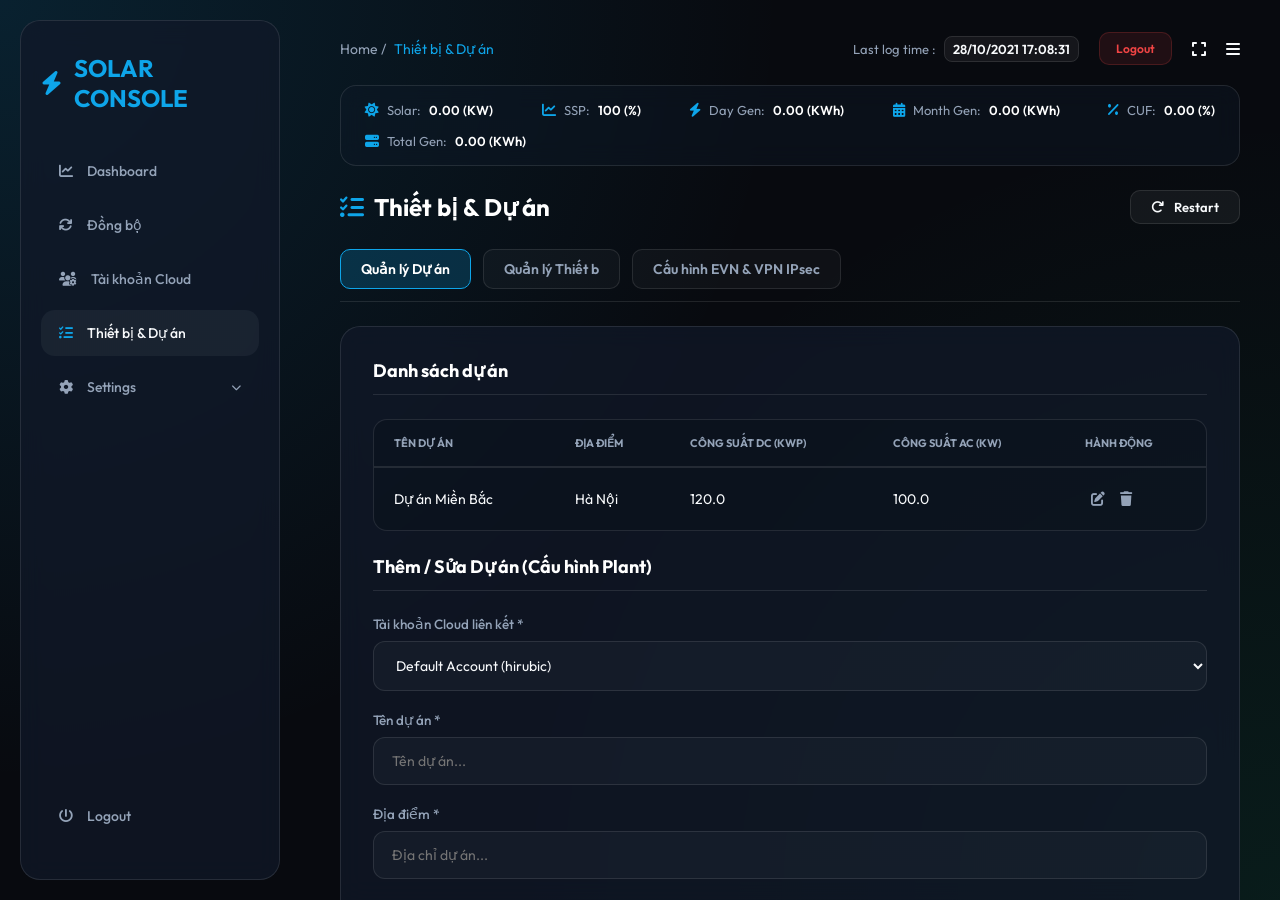
<file: test_settings_ui/index.html>
<!DOCTYPE html>
<html lang="vi">
<head>
    <meta charset="UTF-8">
    <meta name="viewport" content="width=device-width, initial-scale=1.0">
    <title>Mẫu Thử Nghiệm Giao Diện Cấu Hình - Solar Datalogger</title>
    <!-- Google Fonts & FontAwesome Icons -->
    <link href="https://fonts.googleapis.com/css2?family=Outfit:wght@300;400;500;600;700&display=swap" rel="stylesheet">
    <link rel="stylesheet" href="https://cdnjs.cloudflare.com/ajax/libs/font-awesome/6.4.0/css/all.min.css">
    
    <style>
        :root {
            --bg-dark: #080a0f;
            --card-bg: rgba(17, 25, 40, 0.75);
            --border: rgba(255, 255, 255, 0.1);
            --primary: #0ea5e9;
            --primary-glow: rgba(14, 165, 233, 0.2);
            --success: #10b981;
            --warning: #f59e0b;
            --danger: #ef4444;
            --text: #f8fafc;
            --text-dim: #94a3b8;
            --sidebar-width: 260px;
            --glass-blur: blur(12px);
        }

        * {
            box-sizing: border-box;
            margin: 0;
            padding: 0;
            font-family: 'Outfit', sans-serif;
            -webkit-font-smoothing: antialiased;
        }

        body {
            background-color: var(--bg-dark);
            color: var(--text);
            min-height: 100vh;
            background-image: 
                radial-gradient(circle at 0% 0%, rgba(14, 165, 233, 0.15) 0%, transparent 50%),
                radial-gradient(circle at 100% 100%, rgba(16, 185, 129, 0.1) 0%, transparent 50%);
            display: flex;
            overflow: hidden;
            height: 100vh;
        }

        /* Webkit scrollbar */
        ::-webkit-scrollbar { width: 6px; height: 6px; }
        ::-webkit-scrollbar-track { background: transparent; }
        ::-webkit-scrollbar-thumb { background: var(--border); border-radius: 10px; }
        ::-webkit-scrollbar-thumb:hover { background: var(--text-dim); }

        .glass { 
            background: var(--card-bg); 
            backdrop-filter: var(--glass-blur); 
            border: 1px solid var(--border); 
        }

        /* Sidebar */
        #sidebar { 
            position: fixed; 
            left: 20px; 
            top: 20px; 
            bottom: 20px; 
            width: var(--sidebar-width); 
            z-index: 100; 
            padding: 32px 20px; 
            display: flex; 
            flex-direction: column; 
            border-radius: 20px;
        }

        .logo { 
            font-size: 24px; 
            font-weight: 700; 
            margin-bottom: 35px; 
            display: flex; 
            align-items: center; 
            gap: 12px; 
            color: var(--primary); 
        }

        .nav-list { 
            list-style: none; 
            flex-grow: 1; 
            overflow-y: auto;
        }

        .nav-item { 
            padding: 14px 18px; 
            border-radius: 14px; 
            margin-bottom: 8px; 
            cursor: pointer; 
            color: var(--text-dim); 
            transition: 0.3s; 
            display: flex; 
            align-items: center; 
            gap: 14px; 
            font-weight: 500; 
            font-size: 14px;
        }

        .nav-item:hover, .nav-item.active { 
            background: rgba(255, 255, 255, 0.05); 
            color: var(--text); 
        }

        .nav-item.active i { 
            color: var(--primary); 
        }

        /* Settings Submenu (Tree View style) */
        .submenu-container {
            background-color: rgba(0, 0, 0, 0.15);
            padding-left: 20px;
            margin-bottom: 10px;
            border-radius: 12px;
            position: relative;
            overflow: hidden;
            display: block; 
        }

        /* Cây thư mục */
        .submenu-container::before {
            content: '';
            position: absolute;
            left: 25px;
            top: 0;
            bottom: 15px;
            width: 1px;
            background-color: rgba(255, 255, 255, 0.1);
        }

        .sub-item {
            padding: 10px 15px 10px 25px;
            color: var(--text-dim);
            cursor: pointer;
            font-size: 13px;
            transition: all 0.2s ease;
            position: relative;
            display: flex;
            align-items: center;
        }

        .sub-item::before {
            content: '';
            position: absolute;
            left: 5px;
            top: 50%;
            width: 10px;
            height: 1px;
            background-color: rgba(255, 255, 255, 0.1);
        }

        .sub-item:hover {
            color: var(--text);
        }

        .sub-item.active {
            color: var(--primary);
            font-weight: 600;
        }

        /* Main Container */
        #main-container {
            flex-grow: 1;
            margin-left: calc(var(--sidebar-width) + 40px);
            display: flex;
            flex-direction: column;
            overflow: hidden;
            height: 100vh;
        }

        /* Top Header Bar */
        header {
            padding: 32px 40px 20px 40px;
            display: flex;
            justify-content: space-between;
            align-items: center;
            flex-shrink: 0;
        }

        .breadcrumb { 
            display: flex; 
            gap: 8px; 
            color: var(--text-dim); 
            font-size: 14px; 
        }
        
        .breadcrumb span { 
            cursor: pointer; 
        }
        
        .breadcrumb span:hover { 
            color: var(--text); 
        }
        
        .breadcrumb .active { 
            color: var(--primary); 
            cursor: default; 
        }

        .header-actions {
            display: flex;
            align-items: center;
            gap: 20px;
        }

        .log-time {
            font-size: 13px;
            color: var(--text-dim);
        }

        .log-time span {
            background-color: rgba(255, 255, 255, 0.05);
            padding: 4px 8px;
            border-radius: 8px;
            margin-left: 5px;
            font-weight: 600;
            color: var(--text);
            border: 1px solid var(--border);
        }

        .btn-logout {
            background-color: rgba(239, 68, 68, 0.1);
            color: var(--danger);
            border: 1px solid rgba(239, 68, 68, 0.2);
            padding: 8px 16px;
            border-radius: 10px;
            font-size: 12px;
            cursor: pointer;
            font-weight: 600;
            transition: 0.3s;
        }

        .btn-logout:hover {
            background-color: var(--danger);
            color: white;
            transform: translateY(-2px);
        }

        /* Quick Stats Banner */
        .quick-stats {
            background: rgba(17, 25, 40, 0.4); 
            backdrop-filter: var(--glass-blur);
            border: 1px solid var(--border); 
            border-radius: 16px;
            margin: 0 40px 24px 40px;
            padding: 16px 24px;
            display: flex;
            justify-content: space-between;
            align-items: center;
            gap: 15px;
            flex-wrap: wrap;
            flex-shrink: 0;
        }

        .stat-item {
            display: flex;
            align-items: center;
            gap: 8px;
            font-size: 13px;
            color: var(--text-dim);
        }

        .stat-item i {
            color: var(--primary);
            font-size: 14px;
        }

        .stat-item span {
            color: #ffffff;
            font-weight: 600;
        }

        /* Scrollable Content Area */
        .content-body {
            flex-grow: 1;
            padding: 0 40px 40px 40px;
            overflow-y: auto;
        }

        .view-section {
            display: none;
            max-width: 1100px;
        }

        .view-section.active {
            display: block;
            animation: fadeIn 0.4s ease-out forwards;
        }

        .view-title-container {
            display: flex;
            justify-content: space-between;
            align-items: center;
            margin-bottom: 25px;
        }

        .view-title {
            font-size: 24px;
            font-weight: 700;
            color: #ffffff;
            display: flex;
            align-items: center;
            gap: 10px;
        }

        .view-title i {
            color: var(--primary);
        }

        /* Card / Section Form Layout */
        .config-card {
            background: var(--card-bg);
            backdrop-filter: var(--glass-blur);
            border: 1px solid var(--border);
            border-radius: 20px;
            padding: 32px;
            margin-bottom: 24px;
        }

        .card-header {
            font-size: 18px;
            font-weight: 700;
            margin-bottom: 24px;
            color: #ffffff;
            border-bottom: 1px solid var(--border);
            padding-bottom: 12px;
        }

        /* Inner tabs inside Project & Device page */
        .inner-tabs-container {
            display: flex;
            gap: 12px;
            margin-bottom: 24px;
            border-bottom: 1px solid var(--border);
            padding-bottom: 12px;
        }

        .inner-tab {
            padding: 10px 20px;
            background: rgba(255, 255, 255, 0.03);
            border: 1px solid var(--border);
            color: var(--text-dim);
            border-radius: 10px;
            cursor: pointer;
            font-size: 14px;
            font-weight: 600;
            transition: 0.3s;
        }

        .inner-tab.active, .inner-tab:hover {
            background: var(--primary-glow);
            border-color: var(--primary);
            color: white;
        }

        .inner-tab-content {
            display: none;
        }

        .inner-tab-content.active {
            display: block;
            animation: fadeIn 0.3s ease-out forwards;
        }

        /* Form Controls */
        .form-grid {
            display: grid;
            grid-template-columns: repeat(2, 1fr);
            gap: 24px;
        }

        .form-grid-3 {
            display: grid;
            grid-template-columns: repeat(3, 1fr);
            gap: 20px;
        }

        @media (max-width: 768px) {
            .form-grid, .form-grid-3 {
                grid-template-columns: 1fr;
            }
        }

        .input-group {
            display: flex;
            flex-direction: column;
            gap: 8px;
        }

        .input-group label {
            font-size: 13.5px;
            color: var(--text-dim);
            font-weight: 500;
        }

        .input-group input, .input-group select {
            width: 100%; 
            padding: 14px 18px; 
            background: rgba(255, 255, 255, 0.03); 
            border: 1px solid var(--border); 
            border-radius: 12px; 
            color: var(--text); 
            outline: none; 
            transition: 0.3s;
            font-size: 14px;
        }

        .input-group input:focus, .input-group select:focus {
            border-color: var(--primary); 
            box-shadow: 0 0 0 4px var(--primary-glow);
        }

        .input-group input:disabled, .input-group select:disabled {
            opacity: 0.3;
            cursor: not-allowed;
        }

        /* Radio & Checkbox Styles */
        .options-row {
            display: flex;
            align-items: center;
            gap: 24px;
            min-height: 48px;
        }

        .radio-label, .checkbox-label {
            display: flex;
            align-items: center;
            gap: 8px;
            font-size: 14px;
            cursor: pointer;
            color: var(--text);
        }

        .radio-label input[type="radio"], .checkbox-label input[type="checkbox"] {
            width: auto;
            cursor: pointer;
            accent-color: var(--primary);
        }

        /* Buttons */
        .button-bar {
            display: flex;
            justify-content: flex-end;
            gap: 12px;
            margin-top: 30px;
            border-top: 1px solid var(--border);
            padding-top: 20px;
        }

        .btn {
            padding: 14px 28px;
            border-radius: 12px;
            font-size: 14px;
            font-weight: 600;
            cursor: pointer;
            transition: 0.3s;
            outline: none;
            border: none;
            display: inline-flex;
            align-items: center;
            justify-content: center;
            gap: 10px;
        }

        .btn-primary {
            background: var(--primary);
            color: white;
        }

        .btn-secondary {
            background: rgba(255, 255, 255, 0.05);
            color: var(--text);
            border: 1px solid var(--border);
        }

        .btn-secondary:hover {
            background: rgba(255, 255, 255, 0.08);
            border-color: var(--text-dim);
        }

        .btn-accent {
            background: var(--success);
            color: white;
        }

        .btn:hover {
            opacity: 0.95;
            transform: translateY(-2px);
        }

        .btn-scan {
            background-color: rgba(14, 165, 233, 0.1);
            color: var(--primary);
            border: 1px solid rgba(14, 165, 233, 0.2);
            padding: 14px 16px;
            border-radius: 12px;
            font-size: 13px;
            font-weight: 600;
            cursor: pointer;
            transition: 0.3s;
            display: inline-flex;
            align-items: center;
            gap: 8px;
        }

        .btn-scan:hover {
            background-color: var(--primary);
            color: white;
        }

        .btn-sm {
            padding: 8px 20px;
            font-size: 13px;
            border-radius: 10px;
            width: auto;
        }

        /* Phone input style */
        .phone-input-container {
            display: flex;
            gap: 8px;
        }

        .phone-input-container select {
            width: 110px;
            flex-shrink: 0;
        }

        /* Table styles */
        .table-responsive {
            width: 100%;
            overflow-x: auto;
            margin-top: 15px;
            border-radius: 14px;
            border: 1px solid var(--border);
            background: rgba(0, 0, 0, 0.1);
        }

        table {
            width: 100%;
            border-collapse: collapse;
            text-align: left;
        }

        th {
            text-align: left; 
            color: var(--text-dim); 
            font-size: 11px; 
            text-transform: uppercase; 
            padding: 16px 20px;
            border-bottom: 2px solid var(--border);
        }

        td {
            padding: 16px 20px; 
            border-top: 1px solid var(--border); 
            font-size: 14px;
            color: var(--text);
        }

        tr:hover td {
            background-color: rgba(255, 255, 255, 0.02);
        }

        .badge-ce {
            background: rgba(16, 185, 129, 0.15); 
            color: var(--success);
            padding: 6px 12px; 
            border-radius: 20px; 
            font-size: 11px; 
            font-weight: 700; 
            text-transform: uppercase; 
            display: inline-flex; 
            align-items: center; 
            gap: 4px;
            cursor: pointer;
        }

        .badge-ce.no {
            background: rgba(239, 68, 68, 0.15); 
            color: var(--danger);
        }

        .action-icon-btn {
            background: none;
            border: none;
            color: var(--text-dim);
            cursor: pointer;
            font-size: 14px;
            padding: 6px;
            border-radius: 6px;
            transition: 0.2s;
        }

        .action-icon-btn:hover {
            color: var(--text);
            background-color: rgba(255, 255, 255, 0.05);
        }

        .action-icon-btn.delete-btn:hover {
            color: var(--danger);
        }

        /* Status Details Row styling */
        .status-header-row {
            background-color: rgba(14, 165, 233, 0.05);
            font-weight: 700;
        }
        
        .status-header-row td {
            font-size: 14px;
            padding: 16px 20px;
            color: var(--primary);
            border-top: 2px solid var(--border);
        }

        /* Modal popup style */
        .modal {
            display: none;
            position: fixed;
            top: 0;
            left: 0;
            width: 100%;
            height: 100%;
            background-color: rgba(0, 0, 0, 0.7);
            z-index: 1000;
            justify-content: center;
            align-items: center;
            backdrop-filter: blur(8px);
        }

        .modal-content {
            background-color: #0b0f19;
            border: 1px solid var(--border);
            border-radius: 20px;
            width: 90%;
            max-width: 600px;
            padding: 32px;
            box-shadow: 0 10px 30px rgba(0,0,0,0.5);
        }

        .modal-header {
            display: flex;
            justify-content: space-between;
            align-items: center;
            margin-bottom: 24px;
            border-bottom: 1px solid var(--border);
            padding-bottom: 12px;
        }

        .modal-header h3 {
            font-size: 20px;
            color: white;
        }

        .close-modal {
            background: none;
            border: none;
            color: var(--text-dim);
            font-size: 24px;
            cursor: pointer;
        }

        .close-modal:hover {
            color: white;
        }

        /* Toast Notification */
        .toast {
            position: fixed;
            top: 20px;
            right: -350px;
            width: 320px;
            background: rgba(17, 25, 40, 0.9);
            backdrop-filter: var(--glass-blur);
            border: 1px solid var(--success);
            border-left: 5px solid var(--success);
            padding: 18px;
            border-radius: 12px;
            box-shadow: 0 4px 12px rgba(0,0,0,0.5);
            display: flex;
            align-items: center;
            gap: 14px;
            transition: right 0.4s cubic-bezier(0.175, 0.885, 0.32, 1.275);
            z-index: 1100;
        }

        .toast.show {
            right: 20px;
        }

        .toast i {
            font-size: 22px;
            color: var(--success);
        }

        .toast-content {
            display: flex;
            flex-direction: column;
        }

        .toast-title {
            font-weight: 700;
            color: white;
            font-size: 14.5px;
        }

        .toast-desc {
            font-size: 12.5px;
            color: var(--text-dim);
            margin-top: 2px;
        }

        /* Note boxes */
        .note-box {
            background-color: rgba(255, 255, 255, 0.01);
            border: 1px solid var(--border);
            border-radius: 12px;
            padding: 20px;
            margin-top: 24px;
            font-size: 13px;
            color: var(--text-dim);
            line-height: 1.6;
        }

        .note-box b {
            color: var(--text);
        }

        .time-box-disabled {
            background-color: rgba(255, 255, 255, 0.01) !important;
            color: var(--text-dim) !important;
            border-color: rgba(255, 255, 255, 0.03) !important;
        }

        @keyframes fadeIn { 
            from { opacity: 0; transform: translateY(10px); } 
            to { opacity: 1; transform: translateY(0); } 
        }

    </style>
</head>
<body>

    <!-- Sidebar - Nổi 20px, bo góc kính mờ -->
    <div id="sidebar" class="glass">
        <div class="logo">
            <i class="fas fa-bolt"></i>
            <span>SOLAR CONSOLE</span>
        </div>
        <ul class="nav-list">
            <li class="nav-item" onclick="showView('dashboard')">
                <i class="fas fa-chart-line"></i> Dashboard
            </li>
            <li class="nav-item" onclick="showView('sync')">
                <i class="fas fa-sync"></i> Đồng bộ
            </li>
            <li class="nav-item" onclick="showView('accounts')">
                <i class="fas fa-users-cog"></i> Tài khoản Cloud
            </li>
            
            <!-- Trang lớn Quản lý Thiết bị & Dự án cùng cấp với Settings -->
            <li class="nav-item active" id="menu-project-device" onclick="showView('project-device')">
                <i class="fas fa-tasks"></i> Thiết bị & Dự án
            </li>

            <!-- Accordion Settings chỉ chứa cấu hình hệ thống / phần cứng -->
            <li class="nav-item" id="menu-settings" onclick="toggleSettingsMenu()">
                <i class="fas fa-cog"></i> Settings <i class="fas fa-chevron-down" style="margin-left: auto; font-size: 10px;"></i>
            </li>
            
            <!-- Các cấu hình hệ thống nằm trong Settings -->
            <div class="submenu-container" id="settings-submenu" style="display: none;">
                <div class="sub-item" id="sub-plant" onclick="showView('plant')">Plant</div>
                <div class="sub-item" id="sub-ip" onclick="showView('ip')">IP</div>
                <div class="sub-item" id="sub-rs485" onclick="showView('rs485')">RS_485</div>
                <div class="sub-item" id="sub-diboard" onclick="showView('diboard')">DI_Board</div>
                <div class="sub-item" id="sub-digitalsensor" onclick="showView('digitalsensor')">Digital_Sensor</div>
                <div class="sub-item" id="sub-status" onclick="showView('status')">Status</div>
            </div>
        </ul>
        <div class="nav-item" onclick="alert('Đăng xuất')" style="margin-top:auto;"><i class="fas fa-power-off"></i> Logout</div>
    </div>

    <!-- Main Container -->
    <div id="main-container">
        
        <!-- Header -->
        <header>
            <div class="breadcrumb">
                Home / <span id="current-page-breadcrumb" class="active">Thiết bị & Dự án</span>
            </div>
            <div class="header-actions">
                <div class="log-time">Last log time : <span>28/10/2021 17:08:31</span></div>
                <button class="btn-logout" onclick="alert('Mô phỏng Đăng xuất')">Logout</button>
                <i class="fas fa-expand header-icon" title="Toàn màn hình" onclick="alert('Full screen simulation')"></i>
                <i class="fas fa-bars header-icon"></i>
            </div>
        </header>

        <!-- Quick Stats Banner -->
        <div class="quick-stats">
            <div class="stat-item">
                <i class="fas fa-sun"></i> Solar: <span id="stat-solar">0.00 (KW)</span>
            </div>
            <div class="stat-item">
                <i class="fas fa-chart-line"></i> SSP: <span id="stat-ssp">100 (%)</span>
            </div>
            <div class="stat-item">
                <i class="fas fa-bolt"></i> Day Gen: <span id="stat-daygen">0.00 (KWh)</span>
            </div>
            <div class="stat-item">
                <i class="fas fa-calendar-alt"></i> Month Gen: <span id="stat-monthgen">0.00 (KWh)</span>
            </div>
            <div class="stat-item">
                <i class="fas fa-percentage"></i> CUF: <span id="stat-cuf">0.00 (%)</span>
            </div>
            <div class="stat-item">
                <i class="fas fa-server"></i> Total Gen: <span id="stat-totalgen">0.00 (KWh)</span>
            </div>
        </div>

        <!-- Scrollable Main Content -->
        <div class="content-body">

            <!-- ================= VIEW: TRANG LỚN QUẢN LÝ THIẾT BỊ & DỰ ÁN (Cùng cấp với Settings) ================= -->
            <div id="view-project-device" class="view-section active">
                <div class="view-title-container">
                    <h2 class="view-title"><i class="fas fa-tasks"></i> Thiết bị & Dự án</h2>
                    <button class="btn btn-secondary btn-sm" onclick="triggerRestart()"><i class="fas fa-redo"></i> Restart</button>
                </div>

                <!-- Phân tab bên trong trang lớn -->
                <div class="inner-tabs-container">
                    <div class="inner-tab active" onclick="switchInnerTab('proj-tab')">Quản lý Dự án</div>
                    <div class="inner-tab" onclick="switchInnerTab('dev-tab')">Quản lý Thiết b</div>
                    <div class="inner-tab" onclick="switchInnerTab('evn-tab')">Cấu hình EVN & VPN IPsec</div>
                </div>

                <!-- Tab content 1: Quản lý dự án - Mẫu khớp 100% web cũ -->
                <div id="proj-tab" class="inner-tab-content active">
                    <div class="config-card">
                        <div class="card-header">Danh sách dự án</div>
                        <div class="table-responsive" style="margin-bottom: 24px;">
                            <table>
                                <thead>
                                    <tr>
                                        <th>Tên dự án</th>
                                        <th>Địa điểm</th>
                                        <th>Công suất DC (kWp)</th>
                                        <th>Công suất AC (kW)</th>
                                        <th>Hành động</th>
                                    </tr>
                                </thead>
                                <tbody>
                                    <tr>
                                        <td>Dự án Miền Bắc</td>
                                        <td>Hà Nội</td>
                                        <td>120.0</td>
                                        <td>100.0</td>
                                        <td>
                                            <button class="action-icon-btn"><i class="fas fa-edit"></i></button>
                                            <button class="action-icon-btn delete-btn" onclick="alert('Xóa dự án?')"><i class="fas fa-trash"></i></button>
                                        </td>
                                    </tr>
                                </tbody>
                            </table>
                        </div>

                        <!-- Form Thêm / Sửa dự án thiết kế khớp 100% ảnh gốc web cũ -->
                        <div class="card-header" style="margin-top: 20px;">Thêm / Sửa Dự án (Cấu hình Plant)</div>
                        
                        <div class="input-group" style="margin-bottom: 20px;">
                            <label>Tài khoản Cloud liên kết *</label>
                            <select id="proj-account-id">
                                <option value="1">Default Account (hirubic)</option>
                                <option value="2">Default Account (hirubic_backup)</option>
                            </select>
                        </div>
                        
                        <div class="input-group" style="margin-bottom: 20px;">
                            <label>Tên dự án *</label>
                            <input type="text" id="proj-name" placeholder="Tên dự án...">
                        </div>
                        
                        <div class="input-group" style="margin-bottom: 20px;">
                            <label>Địa điểm *</label>
                            <input type="text" id="proj-loc" placeholder="Địa chỉ dự án...">
                        </div>
                        
                        <div class="form-grid" style="margin-bottom: 20px;">
                            <div class="input-group">
                                <label>Vĩ độ (Lat)</label>
                                <input type="number" step="any" id="proj-lat" value="0">
                            </div>
                            <div class="input-group">
                                <label>Kinh độ (Lon)</label>
                                <input type="number" step="any" id="proj-lon" value="0">
                            </div>
                        </div>
                        
                        <div class="form-grid" style="margin-bottom: 20px;">
                            <div class="input-group">
                                <label>SBC Meter No *</label>
                                <input type="text" id="proj-meter" placeholder="Số công tơ...">
                            </div>
                            <div class="input-group">
                                <label>Giá điện *</label>
                                <input type="number" id="proj-price" value="1783">
                            </div>
                        </div>
                        
                        <div class="form-grid" style="margin-bottom: 20px;">
                            <div class="input-group">
                                <label>Capacity DC (kWp) *</label>
                                <input type="number" step="0.1" id="proj-dc" value="0">
                            </div>
                            <div class="input-group">
                                <label>Capacity AC (kW) *</label>
                                <input type="number" step="0.1" id="proj-ac" value="0">
                            </div>
                        </div>
                        
                        <div class="input-group" style="margin-bottom: 20px;">
                            <label>Số lượng Inverter</label>
                            <input type="number" id="proj-inv-count" value="0">
                        </div>

                        <div class="button-bar">
                            <button class="btn btn-secondary" onclick="actionGet('Project')">Get</button>
                            <button class="btn btn-primary" onclick="actionSet('Project')">Lưu Dự Án</button>
                        </div>
                    </div>
                </div>

                <!-- Tab content 2: Quản lý Thiết bị & Auto-Scan -->
                <div id="dev-tab" class="inner-tab-content">
                    <div class="config-card">
                        <div style="display:flex; justify-content:space-between; align-items:center; margin-bottom:15px;">
                            <button class="btn btn-primary btn-sm" onclick="openAddDeviceModal()"><i class="fas fa-plus"></i> Add Device</button>
                            <span style="font-size:13px; color:var(--text-dim);">(Thêm thủ công Inverter, Meter...)</span>
                        </div>

                        <div class="table-responsive">
                            <table>
                                <thead>
                                    <tr>
                                        <th>Devices</th>
                                        <th>Model</th>
                                        <th>Sr No</th>
                                        <th>RS485 / ETH</th>
                                        <th>IP Address</th>
                                        <th>IP Port</th>
                                        <th>ID</th>
                                        <th>DC Cap</th>
                                        <th>AC Cap</th>
                                        <th>Source</th>
                                        <th>CE</th>
                                        <th>Action</th>
                                    </tr>
                                </thead>
                                <tbody id="device-table-body">
                                    <tr>
                                        <td>Solar Meter</td>
                                        <td>Secure-Elite440_2Q</td>
                                        <td>123456</td>
                                        <td>RS485-1</td>
                                        <td>0.0.0.0</td>
                                        <td>502</td>
                                        <td>1</td>
                                        <td>67.5</td>
                                        <td>60.0</td>
                                        <td>Solar</td>
                                        <td><span class="badge-ce" onclick="toggleCE(this)">YES <i class="fas fa-check"></i></span></td>
                                        <td>
                                            <button class="action-icon-btn"><i class="fas fa-edit"></i></button>
                                            <button class="action-icon-btn delete-btn" onclick="deleteTableRow(this)"><i class="fas fa-trash"></i></button>
                                        </td>
                                    </tr>
                                </tbody>
                            </table>
                        </div>
                    </div>

                    <!-- Quét Inverter tự động -->
                    <div class="config-card">
                        <div class="card-header">Quét Thiết Bị Tự Động (Auto-Scan Inverter)</div>
                        <div class="form-grid">
                            <div class="input-group">
                                <label>Thương hiệu (Brand)</label>
                                <select>
                                    <option value="Sungrow">Sungrow</option>
                                    <option value="Huawei">Huawei</option>
                                </select>
                            </div>
                            <div class="input-group">
                                <label>Cổng truyền thông quét</label>
                                <select>
                                    <option value="1">RS485-1 (/dev/ttyUSB0)</option>
                                    <option value="2">RS485-2 (/dev/ttyUSB1)</option>
                                </select>
                            </div>
                            <div class="input-group"><label>Slave ID Bắt đầu</label><input type="number" value="1"></div>
                            <div class="input-group"><label>Slave ID Kết thúc</label><input type="number" value="20"></div>
                        </div>
                        <div class="button-bar">
                            <button class="btn btn-primary" onclick="alert('Đang quét thiết bị...')"><i class="fas fa-search"></i> Bắt đầu Quét</button>
                        </div>
                    </div>
                </div>

                <!-- Tab content 3: Cấu hình EVN & VPN IPsec -->
                <div id="evn-tab" class="inner-tab-content">
                    
                    <!-- 1. Đẩy dữ liệu Modbus TCP cho EVN -->
                    <div class="config-card">
                        <div class="card-header">1. Đẩy dữ liệu Modbus TCP cho EVN (Local Server)</div>
                        <div class="input-group" style="flex-direction: row; align-items: center; gap: 10px; margin-bottom: 20px;">
                            <label style="margin:0;">Kích hoạt đẩy EVN Modbus TCP</label>
                            <input type="checkbox" checked style="width: auto; margin:0;">
                        </div>
                        <div class="form-grid">
                            <div class="input-group"><label>Host (Listen IP)</label><input type="text" value="0.0.0.0"></div>
                            <div class="input-group"><label>Port</label><input type="number" value="502"></div>
                        </div>
                    </div>

                    <!-- 2. Cấu hình IPsec VPN Client kết nối EVN -->
                    <div class="config-card">
                        <div class="card-header">2. Cấu hình IPsec VPN Client kết nối EVNNPC</div>
                        <div class="input-group" style="flex-direction: row; align-items: center; gap: 10px; margin-bottom: 20px;">
                            <label style="margin:0;">Kích hoạt kết nối VPN IPsec</label>
                            <input type="checkbox" id="vpn-enabled" checked onchange="toggleVPNInputs()" style="width: auto; margin:0;">
                        </div>
                        
                        <div style="font-size:14.5px; font-weight:700; color:var(--primary); margin: 20px 0 10px 0; border-left:3px solid var(--primary); padding-left:10px;">VPN Connection Settings:</div>
                        <div class="form-grid">
                            <div class="input-group">
                                <label>Listening interface (IP Gateway đầu xa)</label>
                                <input type="text" id="vpn-gateway" value="116.212.47.2">
                            </div>
                            <div class="input-group">
                                <label>Preshared key</label>
                                <input type="password" id="vpn-psk" value="Hdang@0526">
                            </div>
                            <div class="input-group">
                                <label>Local ID</label>
                                <input type="text" id="vpn-local-id" value="Sophos_EVN">
                            </div>
                            <div class="input-group">
                                <label>Remote ID</label>
                                <input type="text" id="vpn-remote-id" value="HNM_Hdang">
                            </div>
                            <div class="input-group">
                                <label>Local subnet</label>
                                <input type="text" id="vpn-local-subnet" value="10.21.10.64/27">
                            </div>
                            <div class="input-group">
                                <label>Remote subnet</label>
                                <input type="text" id="vpn-remote-subnet" value="10.43.248.76/30">
                            </div>
                        </div>

                        <div style="font-size:14.5px; font-weight:700; color:var(--primary); margin: 30px 0 10px 0; border-left:3px solid var(--primary); padding-left:10px;">IPSEC Parameters (IKE & Phase Configurations):</div>
                        <div class="form-grid">
                            <div class="input-group">
                                <label>Key Exchange</label>
                                <select id="vpn-key-exchange">
                                    <option value="IKEv1">IKEv1</option>
                                    <option value="IKEv2" selected>IKEv2</option>
                                </select>
                            </div>
                            <div class="input-group">
                                <label>Authentication Mode</label>
                                <select id="vpn-auth-mode">
                                    <option value="main" selected>Main mode</option>
                                    <option value="aggressive">Aggressive mode</option>
                                </select>
                            </div>
                        </div>

                        <div style="font-size:13.5px; font-weight:600; color:var(--text); margin: 20px 0 10px 0; opacity:0.8;">Phase 1:</div>
                        <div class="form-grid-3">
                            <div class="input-group">
                                <label>Key Life (s)</label>
                                <input type="number" id="vpn-p1-life" value="28800">
                            </div>
                            <div class="input-group">
                                <label>Re-key Margin (s)</label>
                                <input type="number" id="vpn-p1-margin" value="360">
                            </div>
                            <div class="input-group">
                                <label>DH Group (Key Group)</label>
                                <select id="vpn-p1-dh">
                                    <option value="2">Group 2 (DH1024)</option>
                                    <option value="5">Group 5 (DH1536)</option>
                                    <option value="14" selected>Group 14 (DH2048)</option>
                                </select>
                            </div>
                            <div class="input-group">
                                <label>Encryption</label>
                                <select id="vpn-p1-enc">
                                    <option value="3des">3DES</option>
                                    <option value="aes128">AES128</option>
                                    <option value="aes256" selected>AES256</option>
                                </select>
                            </div>
                            <div class="input-group">
                                <label>Authentication</label>
                                <select id="vpn-p1-auth">
                                    <option value="md5">MD5</option>
                                    <option value="sha1">SHA1</option>
                                    <option value="sha256" selected>SHA2 256</option>
                                </select>
                            </div>
                        </div>

                        <div style="font-size:13.5px; font-weight:600; color:var(--text); margin: 25px 0 10px 0; opacity:0.8;">Phase 2:</div>
                        <div class="form-grid-3">
                            <div class="input-group">
                                <label>PFS Group (DH Group)</label>
                                <select id="vpn-p2-dh">
                                    <option value="none">None</option>
                                    <option value="2">Group 2 (DH1024)</option>
                                    <option value="14" selected>Group 14 (DH2048)</option>
                                </select>
                            </div>
                            <div class="input-group">
                                <label>Key Life (s)</label>
                                <input type="number" id="vpn-p2-life" value="21600">
                            </div>
                            <div class="input-group">
                                <label>Encryption</label>
                                <select id="vpn-p2-enc">
                                    <option value="aes128">AES128</option>
                                    <option value="aes256" selected>AES256</option>
                                </select>
                            </div>
                            <div class="input-group">
                                <label>Authentication</label>
                                <select id="vpn-p2-auth">
                                    <option value="sha1">SHA1</option>
                                    <option value="sha256" selected>SHA2 256</option>
                                </select>
                            </div>
                        </div>
                    </div>

                    <div class="button-bar">
                        <button class="btn btn-secondary" onclick="actionGet('EVN VPN')">Get</button>
                        <button class="btn btn-primary" onclick="actionSet('EVN VPN')">Lưu Cấu Hình EVN & VPN</button>
                    </div>
                </div>
            </div>

            <!-- ================= VIEW: PLANT SETTINGS ================= -->
            <div id="view-plant" class="view-section">
                <div class="view-title-container">
                    <h2 class="view-title"><i class="fas fa-industry"></i> Plant Settings</h2>
                    <button class="btn btn-secondary btn-sm" onclick="triggerRestart()"><i class="fas fa-redo"></i> Restart</button>
                </div>

                <!-- Form Cấu hình Plant (Khớp 100% web cũ) -->
                <div class="config-card">
                    <div class="card-header">Cấu hình Plant (Thông số dự án)</div>
                    
                    <div class="input-group" style="margin-bottom: 20px;">
                        <label>Tài khoản Cloud liên kết *</label>
                        <select id="plant-account-id">
                            <option value="1">Default Account (hirubic)</option>
                            <option value="2">Default Account (hirubic_backup)</option>
                        </select>
                    </div>
                    
                    <div class="input-group" style="margin-bottom: 20px;">
                        <label>Tên dự án *</label>
                        <input type="text" id="plant-name" placeholder="Tên dự án..." value="">
                    </div>
                    
                    <div class="input-group" style="margin-bottom: 20px;">
                        <label>Địa điểm *</label>
                        <input type="text" id="plant-loc" placeholder="Địa chỉ dự án..." value="">
                    </div>
                    
                    <div class="form-grid" style="margin-bottom: 20px;">
                        <div class="input-group">
                            <label>Vĩ độ (Lat)</label>
                            <input type="number" step="any" id="plant-lat" value="0">
                        </div>
                        <div class="input-group">
                            <label>Kinh độ (Lon)</label>
                            <input type="number" step="any" id="plant-lon" value="0">
                        </div>
                    </div>
                    
                    <div class="form-grid" style="margin-bottom: 20px;">
                        <div class="input-group">
                            <label>SBC Meter No *</label>
                            <input type="text" id="plant-meter" placeholder="Số công tơ..." value="">
                        </div>
                        <div class="input-group">
                            <label>Giá điện *</label>
                            <input type="number" id="plant-price" value="1783">
                        </div>
                    </div>
                    
                    <div class="form-grid" style="margin-bottom: 20px;">
                        <div class="input-group">
                            <label>Capacity DC (kWp) *</label>
                            <input type="number" step="0.1" id="plant-dc" value="0">
                        </div>
                        <div class="input-group">
                            <label>Capacity AC (kW) *</label>
                            <input type="number" step="0.1" id="plant-ac" value="0">
                        </div>
                    </div>
                    
                    <div class="input-group" style="margin-bottom: 20px;">
                        <label>Số lượng Inverter</label>
                        <input type="number" id="plant-inv-count" value="0">
                    </div>

                    <div class="button-bar">
                        <button class="btn btn-secondary" onclick="actionGet('Plant')">Get</button>
                        <button class="btn btn-primary" onclick="actionSet('Plant')">Set</button>
                        <button class="btn btn-accent" onclick="actionApplyRestart('Plant')">Apply & Restart</button>
                    </div>
                </div>
            </div>

            <!-- ================= VIEW: IP CONFIGURATION ================= -->
            <div id="view-ip" class="view-section">
                <div class="view-title-container">
                    <h2 class="view-title"><i class="fas fa-network-wired"></i> IP Settings <span style="font-size:12px; font-weight:normal; opacity:0.6; margin-left:10px;">(Raspberry Pi 3B+)</span></h2>
                    <button class="btn btn-secondary btn-sm" onclick="triggerRestart()"><i class="fas fa-redo"></i> Restart</button>
                </div>

                <!-- LAN Settings (eth0) -->
                <div class="config-card">
                    <div class="card-header">LAN Settings (Cổng mạng dây eth0) :</div>
                    <div class="form-grid">
                        <div class="input-group">
                            <label>IP Configuration Type</label>
                            <div class="options-row">
                                <label class="radio-label">
                                    <input type="radio" name="lan-type" value="static" checked onchange="toggleLANInputs()"> Static IP
                                </label>
                                <label class="radio-label">
                                    <input type="radio" name="lan-type" value="dynamic" onchange="toggleLANInputs()"> Dynamic IP (DHCP)
                                </label>
                            </div>
                        </div>
                        <div class="input-group">
                            <label>IP Address</label>
                            <input type="text" id="lan-ip" value="192.168.1.100">
                        </div>
                        <div class="input-group">
                            <label>Gateway</label>
                            <input type="text" id="lan-gateway" value="192.168.1.1">
                        </div>
                        <div class="input-group">
                            <label>Subnet Mask</label>
                            <input type="text" id="lan-mask" value="255.255.255.0">
                        </div>
                        <div class="input-group">
                            <label>Primary DNS</label>
                            <input type="text" id="lan-dns1" value="192.168.1.1">
                        </div>
                        <div class="input-group">
                            <label>Secondary DNS</label>
                            <input type="text" id="lan-dns2" value="8.8.8.8">
                        </div>
                        <div class="input-group">
                            <label></label>
                            <div class="options-row">
                                <label class="checkbox-label">
                                    <input type="checkbox" id="lan-default" checked> Set as default (Đường mặc định)
                                </label>
                            </div>
                        </div>
                    </div>
                </div>

                <!-- WLAN Settings (wlan0) -->
                <div class="config-card">
                    <div class="card-header">WLAN Settings (Cổng không dây wlan0 - Wifi) :</div>
                    <div class="form-grid">
                        <div class="input-group">
                            <label>IP Configuration Type</label>
                            <div class="options-row">
                                <label class="radio-label">
                                    <input type="radio" name="wlan-type" value="static" checked onchange="toggleWLANInputs()"> Static IP
                                </label>
                                <label class="radio-label">
                                    <input type="radio" name="wlan-type" value="dynamic" onchange="toggleWLANInputs()"> Dynamic IP (DHCP)
                                </label>
                            </div>
                        </div>
                        <div class="input-group">
                            <label>IP Address</label>
                            <input type="text" id="wlan-ip" value="192.168.43.100">
                        </div>
                        <div class="input-group">
                            <label>Gateway</label>
                            <input type="text" id="wlan-gateway" value="192.168.43.1">
                        </div>
                        <div class="input-group">
                            <label>Subnet Mask</label>
                            <input type="text" id="wlan-mask" value="255.255.255.0">
                        </div>
                        <div class="input-group">
                            <label>Primary DNS</label>
                            <input type="text" id="wlan-dns1" value="192.168.43.1">
                        </div>
                        <div class="input-group">
                            <label>Secondary DNS</label>
                            <input type="text" id="wlan-dns2" value="8.8.8.8">
                        </div>
                        
                        <!-- Quét Wifi và điền SSID -->
                        <div class="input-group">
                            <label>WLAN SSID</label>
                            <div class="phone-input-container">
                                <select id="wlan-ssid-select">
                                    <option value="" disabled selected>-- Chọn Wifi --</option>
                                    <option value="Suryalog">Suryalog</option>
                                    <option value="Office_Wifi">Office_Wifi</option>
                                </select>
                                <button class="btn-scan" id="btn-wifi-scan" onclick="simulateWifiScan()"><i class="fas fa-sync" id="scan-icon"></i> Quét Wifi</button>
                            </div>
                        </div>
                        
                        <div class="input-group">
                            <label>WLAN Password (Mật khẩu Wifi)</label>
                            <input type="password" id="wlan-pass" value="123456789">
                        </div>
                        <div class="input-group">
                            <div class="options-row">
                                <label class="checkbox-label">
                                    <input type="checkbox" id="wlan-manual" onchange="toggleManualSSID()"> Manual SSID (Tự nhập tên Wifi)
                                </label>
                            </div>
                        </div>
                        <div class="input-group" id="manual-ssid-group" style="display:none;">
                            <label>Nhập SSID thủ công</label>
                            <input type="text" id="wlan-manual-ssid" placeholder="Nhập tên Wifi...">
                        </div>
                        <div class="input-group">
                            <div class="options-row">
                                <label class="checkbox-label">
                                    <input type="checkbox" id="wlan-default"> Set as default (Đường mặc định)
                                </label>
                            </div>
                        </div>
                    </div>
                </div>

                <!-- Buttons -->
                <div class="button-bar">
                    <button class="btn btn-secondary" onclick="actionGet('IP')">Get</button>
                    <button class="btn btn-accent" onclick="actionApplyRestart('IP')">Apply & Restart</button>
                </div>
            </div>

            <!-- ================= VIEW: RS_485 CONFIG ================= -->
            <div id="view-rs485" class="view-section">
                <div class="view-title-container">
                    <h2 class="view-title"><i class="fas fa-ethernet"></i> RS-485 Channel Settings</h2>
                    <button class="btn btn-secondary btn-sm" onclick="triggerRestart()"><i class="fas fa-redo"></i> Restart</button>
                </div>

                <div class="config-card">
                    <div class="card-header">RS-485 Channel-1 : <span style="font-size:12px; font-weight:normal; opacity:0.6;">(Meters - /dev/ttyUSB0)</span></div>
                    <div class="form-grid-3">
                        <div class="input-group">
                            <label>Baud Rate</label>
                            <select><option value="9600" selected>9600</option></select>
                        </div>
                        <div class="input-group">
                            <label>Data Bits</label>
                            <select><option value="8" selected>8</option></select>
                        </div>
                        <div class="input-group">
                            <label>Parity</label>
                            <select><option value="NONE" selected>NONE</option></select>
                        </div>
                    </div>
                </div>

                <div class="config-card">
                    <div class="card-header">RS-485 Channel-2 : <span style="font-size:12px; font-weight:normal; opacity:0.6;">(Inverters - /dev/ttyUSB1)</span></div>
                    <div class="form-grid-3">
                        <div class="input-group">
                            <label>Baud Rate</label>
                            <select><option value="19200" selected>19200</option></select>
                        </div>
                        <div class="input-group">
                            <label>Data Bits</label>
                            <select><option value="8" selected>8</option></select>
                        </div>
                        <div class="input-group">
                            <label>Parity</label>
                            <select><option value="NONE" selected>NONE</option></select>
                        </div>
                    </div>
                </div>

                <div class="button-bar">
                    <button class="btn btn-secondary" onclick="actionGet('RS-485')">Get</button>
                    <button class="btn btn-primary" onclick="actionSet('RS-485')">Set</button>
                    <button class="btn btn-accent" onclick="actionApplyRestart('RS-485')">Apply & Restart</button>
                </div>
            </div>

            <!-- ================= VIEW: DI_BOARD CONFIG ================= -->
            <div id="view-diboard" class="view-section">
                <div class="view-title-container">
                    <h2 class="view-title"><i class="fas fa-microchip"></i> DI_Board Settings</h2>
                </div>
                <div class="config-card">
                    <div class="card-header">Cấu hình cổng số vào (Digital Input)</div>
                    <div class="form-grid">
                        <div class="input-group"><label>Địa chỉ bo mạch DI (Slave ID)</label><input type="number" value="1"></div>
                        <div class="input-group">
                            <label>Số lượng cổng DI</label>
                            <select><option value="8">8 Cổng</option></select>
                        </div>
                    </div>
                    <div class="button-bar"><button class="btn btn-primary" onclick="actionSet('DI')">Set</button></div>
                </div>
            </div>

            <!-- ================= VIEW: DIGITAL_SENSOR CONFIG ================= -->
            <div id="view-digitalsensor" class="view-section">
                <div class="view-title-container">
                    <h2 class="view-title"><i class="fas fa-wind"></i> Digital Sensor Settings</h2>
                </div>
                <div class="config-card">
                    <div class="table-responsive">
                        <table>
                            <thead>
                                <tr>
                                    <th>Devices</th><th>Model</th><th>Sr No</th><th>RS485 / ETH</th><th>Slave ID</th>
                                </tr>
                            </thead>
                            <tbody>
                                <tr>
                                    <td>Pyra Tilt</td><td>Surya-Sensor</td><td>102458612</td><td>RS485-1</td><td>Direct</td>
                                </tr>
                            </tbody>
                        </table>
                    </div>
                </div>
            </div>

            <!-- ================= VIEW: STATUS & DETAILS ================= -->
            <div id="view-status" class="view-section">
                <div class="view-title-container">
                    <h2 class="view-title"><i class="fas fa-info-circle"></i> Status & Details</h2>
                </div>
                <div class="config-card">
                    <div class="table-responsive">
                        <table>
                            <thead><tr><th>Sl</th><th>Parameters</th><th>Values</th><th>Description</th></tr></thead>
                            <tbody>
                                <tr class="status-header-row"><td colspan="4">Device Info</td></tr>
                                <tr><td>1</td><td>Device Serial NO</td><td>SLN005213N</td><td>Device Unique ID</td></tr>
                                <tr><td>2</td><td>Device MAC ID</td><td>54:10:EC:2F:EC:1A</td><td>Physical address</td></tr>
                            </tbody>
                        </table>
                    </div>
                </div>
            </div>

        </div>
    </div>

    <!-- Modal: Add Device -->
    <div id="add-device-modal" class="modal">
        <div class="modal-content">
            <div class="modal-header">
                <h3>Add New Device</h3>
                <button class="close-modal" onclick="closeAddDeviceModal()">&times;</button>
            </div>
            <div class="form-grid">
                <div class="input-group"><label>Device Name</label><input type="text" id="m-dev-name" value="Device-New"></div>
                <div class="input-group"><label>Model</label><input type="text" id="m-dev-model" value="Generic Model"></div>
                <div class="input-group"><label>Serial Number</label><input type="text" id="m-dev-sn" value="1234567"></div>
                <div class="input-group">
                    <label>RS485 / ETH</label>
                    <select id="m-dev-comm"><option value="RS485-1">RS485-1</option></select>
                </div>
            </div>
            <div class="button-bar">
                <button class="btn btn-secondary" onclick="closeAddDeviceModal()">Hủy</button>
                <button class="btn btn-primary" onclick="submitAddDevice()">Add Device</button>
            </div>
        </div>
    </div>

    <!-- Toast Notification -->
    <div class="toast" id="toast-success">
        <i class="fas fa-check-circle"></i>
        <div class="toast-content">
            <span class="toast-title" id="toast-title">Success</span>
            <span class="toast-desc" id="toast-desc">Success</span>
        </div>
    </div>

    <!-- JS Logic -->
    <script>
        let isSettingsOpen = true; 
        
        function toggleSettingsMenu() {
            const submenu = document.getElementById('settings-submenu');
            const arrow = document.querySelector('#menu-settings i.fa-chevron-down');
            const settingsBtn = document.getElementById('menu-settings');
            const projectBtn = document.getElementById('menu-project-device');
            
            if (isSettingsOpen) {
                submenu.style.display = 'none';
                if (arrow) arrow.style.transform = 'rotate(-90deg)';
                settingsBtn.classList.remove('active');
            } else {
                submenu.style.display = 'block';
                if (arrow) arrow.style.transform = 'rotate(0deg)';
                projectBtn.classList.remove('active');
                settingsBtn.classList.add('active');
            }
            isSettingsOpen = !isSettingsOpen;
        }

        function showView(viewId) {
            document.querySelectorAll('.nav-item').forEach(item => {
                if (item.id !== 'menu-settings') item.classList.remove('active');
            });
            document.querySelectorAll('.sub-item').forEach(item => {
                item.classList.remove('active');
            });
            
            let pageName = viewId.toUpperCase();
            if (viewId === 'project-device') pageName = 'Thiết bị & Dự án';
            if (viewId === 'plant') pageName = 'Settings / Plant';
            if (viewId === 'ip') pageName = 'Settings / IP';
            if (viewId === 'rs485') pageName = 'Settings / RS_485';
            if (viewId === 'diboard') pageName = 'Settings / DI_Board';
            if (viewId === 'digitalsensor') pageName = 'Settings / Digital_Sensor';
            if (viewId === 'status') pageName = 'Settings / Status';
            
            document.getElementById('current-page-breadcrumb').innerText = pageName;
            
            document.querySelectorAll('.view-section').forEach(section => {
                section.classList.remove('active');
            });

            if (viewId === 'project-device') {
                document.getElementById('menu-project-device').classList.add('active');
                document.getElementById('view-project-device').classList.add('active');
            } else if (['plant', 'ip', 'rs485', 'diboard', 'digitalsensor', 'status'].includes(viewId)) {
                if (!isSettingsOpen) toggleSettingsMenu();
                document.getElementById(`sub-${viewId}`).classList.add('active');
                document.getElementById(`view-${viewId}`).classList.add('active');
            } else {
                alert('Mục: ' + viewId);
            }
        }

        function switchInnerTab(tabId) {
            document.querySelectorAll('.inner-tab').forEach(tab => {
                tab.classList.remove('active');
            });
            document.querySelectorAll('.inner-tab-content').forEach(content => {
                content.classList.remove('active');
            });

            event.target.classList.add('active');
            document.getElementById(tabId).classList.add('active');
        }

        function showToast(title, desc) {
            const toast = document.getElementById('toast-success');
            document.getElementById('toast-title').innerText = title;
            document.getElementById('toast-desc').innerText = desc;
            toast.classList.add('show');
            setTimeout(() => { toast.classList.remove('show'); }, 3000);
        }

        function actionGet(p) { showToast('Success Data Read', 'Đã đọc thông số cấu hình ' + p + '.'); }
        function actionSet(p) { showToast('Success Data Set', 'Đã ghi cấu hình ' + p + '.'); }
        function actionApplyRestart(p) { showToast('Success Applied', 'Áp dụng cấu hình và khởi động lại dịch vụ.'); }
        function triggerRestart() { if(confirm('Khởi động lại?')) showToast('System Restarting', 'Hệ thống đang khởi động...'); }

        function openAddDeviceModal() { document.getElementById('add-device-modal').style.display = 'flex'; }
        function closeAddDeviceModal() { document.getElementById('add-device-modal').style.display = 'none'; }
        function submitAddDevice() {
            const name = document.getElementById('m-dev-name').value;
            const model = document.getElementById('m-dev-model').value;
            const sn = document.getElementById('m-dev-sn').value;
            const comm = document.getElementById('m-dev-comm').value;
            const tbody = document.getElementById('device-table-body');
            const tr = document.createElement('tr');
            tr.innerHTML = `<td>${name}</td><td>${model}</td><td>${sn}</td><td>${comm}</td><td>0.0.0.0</td><td>502</td><td>1</td><td>50.0</td><td>50.0</td><td>Inverter</td><td><span class="badge-ce" onclick="toggleCE(this)">YES <i class="fas fa-check"></i></span></td><td><button class="action-icon-btn"><i class="fas fa-edit"></i></button><button class="action-icon-btn delete-btn" onclick="deleteTableRow(this)"><i class="fas fa-trash"></i></button></td>`;
            tbody.appendChild(tr);
            closeAddDeviceModal();
            showToast('Device Added', 'Thêm thiết bị thành công.');
        }

        function toggleCE(badge) {
            if (badge.classList.contains('no')) {
                badge.classList.remove('no');
                badge.innerHTML = 'YES <i class="fas fa-check"></i>';
            } else {
                badge.classList.add('no');
                badge.innerHTML = 'NO <i class="fas fa-times"></i>';
            }
        }

        function deleteTableRow(btn) {
            if (confirm('Xóa?')) { btn.closest('tr').remove(); showToast('Deleted', 'Đã xóa thiết bị.'); }
        }

        function toggleVPNInputs() {
            const isEnabled = document.getElementById('vpn-enabled').checked;
            const elements = [
                'vpn-gateway', 'vpn-psk', 'vpn-local-id', 'vpn-remote-id',
                'vpn-local-subnet', 'vpn-remote-subnet', 'vpn-key-exchange', 'vpn-auth-mode',
                'vpn-p1-life', 'vpn-p1-margin', 'vpn-p1-dh', 'vpn-p1-enc', 'vpn-p1-auth',
                'vpn-p2-dh', 'vpn-p2-life', 'vpn-p2-enc', 'vpn-p2-auth'
            ];
            elements.forEach(id => {
                const el = document.getElementById(id);
                if (el) {
                    el.disabled = !isEnabled;
                    if (!isEnabled) el.classList.add('time-box-disabled');
                    else el.classList.remove('time-box-disabled');
                }
            });
        }

        function toggleLANInputs() {
            const isStatic = document.querySelector('input[name="lan-type"]:checked').value === 'static';
            const ids = ['lan-ip', 'lan-gateway', 'lan-mask', 'lan-dns1', 'lan-dns2'];
            ids.forEach(id => {
                const el = document.getElementById(id);
                if (el) {
                    el.disabled = !isStatic;
                    if (!isStatic) el.classList.add('time-box-disabled');
                    else el.classList.remove('time-box-disabled');
                }
            });
        }

        function toggleWLANInputs() {
            const isStatic = document.querySelector('input[name="wlan-type"]:checked').value === 'static';
            const ids = ['wlan-ip', 'wlan-gateway', 'wlan-mask', 'wlan-dns1', 'wlan-dns2'];
            ids.forEach(id => {
                const el = document.getElementById(id);
                if (el) {
                    el.disabled = !isStatic;
                    if (!isStatic) el.classList.add('time-box-disabled');
                    else el.classList.remove('time-box-disabled');
                }
            });
        }

        function toggleManualSSID() {
            const isManual = document.getElementById('wlan-manual').checked;
            const group = document.getElementById('manual-ssid-group');
            const select = document.getElementById('wlan-ssid-select');
            
            if (isManual) {
                group.style.display = 'flex';
                select.disabled = true;
            } else {
                group.style.display = 'none';
                select.disabled = false;
            }
        }

        function simulateWifiScan() {
            const btn = document.getElementById('btn-wifi-scan');
            const icon = document.getElementById('scan-icon');
            const select = document.getElementById('wlan-ssid-select');
            
            btn.disabled = true;
            icon.classList.add('fa-spin');
            btn.innerHTML = `<i class="fas fa-sync fa-spin"></i> Đang quét...`;
            
            setTimeout(() => {
                select.innerHTML = '<option value="" disabled>-- Chọn Wifi --</option>';
                const wifis = [
                    { ssid: 'EVN_Office_5G', strength: '95%' },
                    { ssid: 'Solar_Internal_Wifi', strength: '88%' },
                    { ssid: 'HaiDang_Co_Ltd', strength: '76%' },
                    { ssid: 'Suryalog_Datalogger_AP', strength: '90%' },
                    { ssid: 'Guest_Network', strength: '50%' }
                ];
                wifis.forEach(w => {
                    const opt = document.createElement('option');
                    opt.value = w.ssid;
                    opt.innerText = `${w.ssid} (${w.strength})`;
                    select.appendChild(opt);
                });
                select.value = 'EVN_Office_5G';
                btn.disabled = false;
                icon.classList.remove('fa-spin');
                btn.innerHTML = `<i class="fas fa-sync" id="scan-icon"></i> Quét Wifi`;
                showToast('Wifi Scan Completed', 'Đã tìm thấy 5 mạng Wifi xung quanh máy Raspberry Pi.');
            }, 1500);
        }

        window.onload = function() {
            toggleVPNInputs();
            toggleLANInputs();
            toggleWLANInputs();
        }
    </script>
</body>
</html>
</file>
